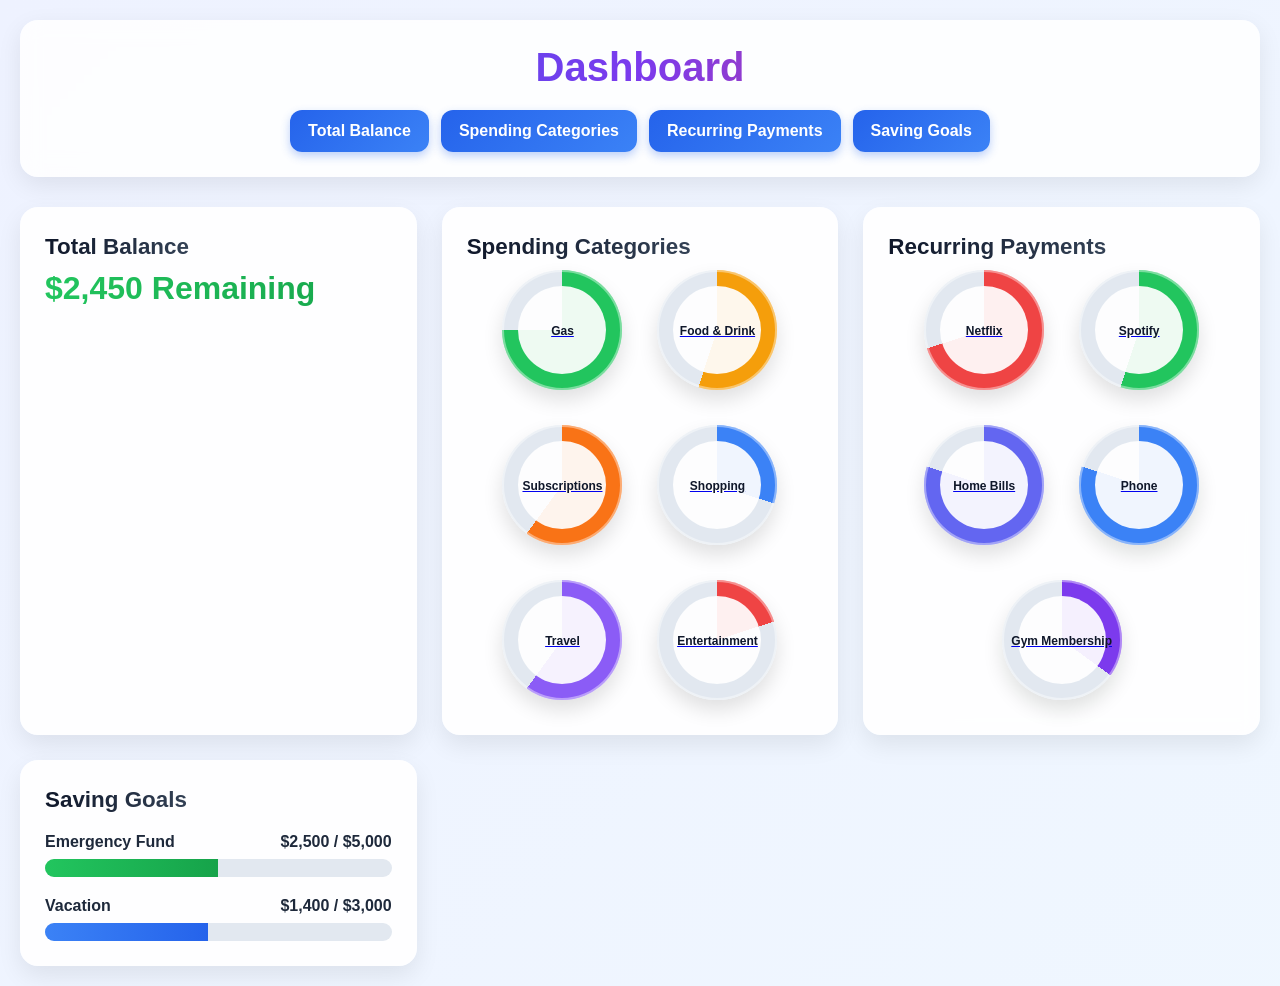
<file: cse-199/index.html>
<!DOCTYPE html>
<html lang="en">
<head>
    <meta charset="UTF-8">
    <meta name="viewport" content="width=device-width, initial-scale=1.0">
    <title>Budgeting</title>
    <link rel="stylesheet" href="styles.css">
</head>
<body>
    <header>
        <h1>Dashboard</h1>
        <nav>
            <ul>
                <li><a href="balance.html">Total Balance</a></li>
                <li><a href="categories.html">Spending Categories</a></li>
                <li><a href="recurring.html">Recurring Payments</a></li>
                <li><a href="savings.html">Saving Goals</a></li>
            </ul>
        </nav>
    </header>

    <main>
        <div class="section">
            <h2><a href="balance.html">Total Balance</a></h2>
            <h3>$2,450 Remaining</h3>
        </div>
        <div class="section">
            <h2><a href="categories.html">Spending Categories</a></h2>
            <ul>
                <li class="circle gas">
                    <a href="categories.html"><span>Gas</span></a>
                </li>
                <li class="circle food">
                    <a href="categories.html"><span>Food & Drink</span></a>
                </li>
                <li class="circle subscriptions">
                    <a href="categories.html"><span>Subscriptions</span></a>
                </li>
                <li class="circle shopping">
                    <a href="categories.html"><span>Shopping</span></a>
                </li>
                <li class="circle travel">
                    <a href="categories.html"><span>Travel</span></a>
                </li>
                <li class="circle entertainment">
                    <a href="categories.html"><span>Entertainment</span></a>
                </li>
            </ul>
        </div>
        <div class="section">
            <h2><a href="recurring.html">Recurring Payments</a></h2>
            <ul>
                <li class="circle netflix">
                    <a href="recurring.html"><span>Netflix</span></a>
                </li>
                <li class="circle spotify">
                    <a href="recurring.html"><span>Spotify</span></a>
                </li>
                <li class="circle bills">
                    <a href="recurring.html"><span>Home Bills</span></a>
                </li>
                <li class="circle phone">
                    <a href="recurring.html"><span>Phone</span></a>
                </li>
                <li class="circle gym">
                    <a href="recurring.html"><span>Gym Membership</span></a>
                </li>
            </ul>
        </div>
        <div class="section">
            <h2><a href="savings.html">Saving Goals</a></h2>

            <div class="goal">
                <div class="goal-info">
                    <span>Emergency Fund</span>
                    <span>$2,500 / $5,000</span>
                </div>

                <div class="goal-bar">
                    <div class="goal-progress"></div>
                </div>
            </div>

            <div class="goal">
                <div class="goal-info">
                    <span>Vacation</span>
                    <span>$1,400 / $3,000</span>
                </div>

                <div class="goal-bar">
                    <div class="goal-progress vacation-progress"></div>
                </div>
            </div>
        </div>
    </main>
</body>
</html>
</file>
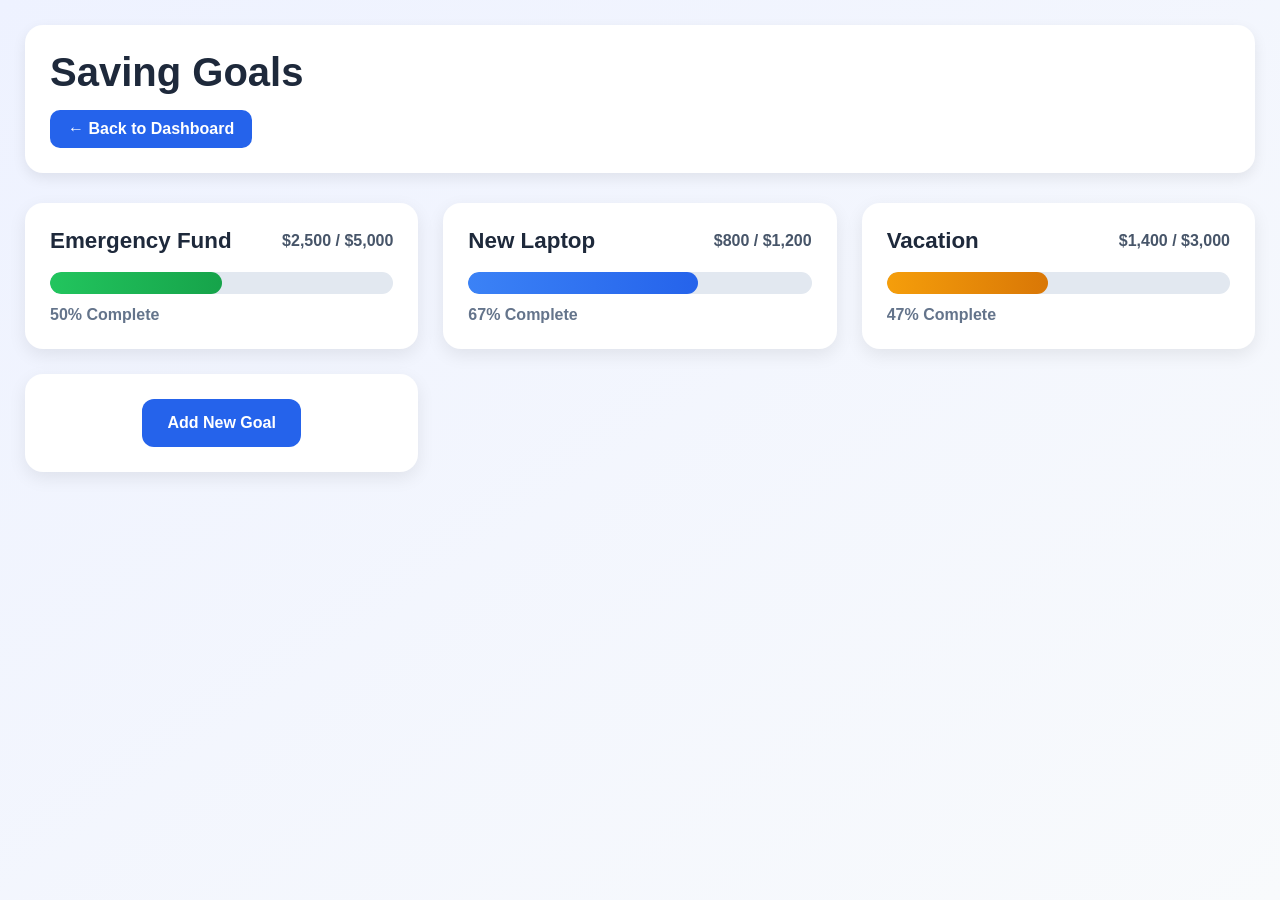
<file: cse-199/savings.html>
<!DOCTYPE html>
<html lang="en">
<head>
    <meta charset="UTF-8">
    <meta name="viewport" content="width=device-width, initial-scale=1.0">
    <title>Saving Goals</title>
    <link rel="stylesheet" href="savings.css">
</head>
<body>

    <header>
        <h1>Saving Goals</h1>

        <nav>
            <a href="index.html">← Back to Dashboard</a>
        </nav>
    </header>

    <main>

        <section class="goal-card">
            <div class="goal-top">
                <h2>Emergency Fund</h2>
                <p>$2,500 / $5,000</p>
            </div>

            <div class="progress-bar">
                <div class="progress emergency"></div>
            </div>

            <p class="goal-percent">50% Complete</p>
        </section>

        <section class="goal-card">
            <div class="goal-top">
                <h2>New Laptop</h2>
                <p>$800 / $1,200</p>
            </div>

            <div class="progress-bar">
                <div class="progress laptop"></div>
            </div>

            <p class="goal-percent">67% Complete</p>
        </section>

        <section class="goal-card">
            <div class="goal-top">
                <h2>Vacation</h2>
                <p>$1,400 / $3,000</p>
            </div>

            <div class="progress-bar">
                <div class="progress vacation"></div>
            </div>

            <p class="goal-percent">47% Complete</p>
        </section>

        <section class="goal-card add-goal">
            <button>Add New Goal</button>
        </section>

    </main>

</body>
</html>
</file>
<file: cse-199/styles.css>
/* =========================
   GLOBAL
========================= */

* {
    margin: 0;
    padding: 0;
    box-sizing: border-box;
}

body {
    font-family: Arial, Helvetica, sans-serif;

    background: linear-gradient(135deg, #eef2ff, #f0f9ff, #fdf2f8);
    background-size: 300% 300%;
    animation: bgShift 12s ease infinite;

    color: #1e293b;
    min-height: 100vh;
    padding: 20px;
}

/* subtle animated background */
@keyframes bgShift {
    0% { background-position: 0% 50%; }
    50% { background-position: 100% 50%; }
    100% { background-position: 0% 50%; }
}

/* =========================
   HEADER
========================= */

header {
    background: rgba(255, 255, 255, 0.85);
    backdrop-filter: blur(10px);

    padding: 25px;
    border-radius: 18px;

    box-shadow: 0 8px 24px rgba(0,0,0,0.08);
    margin-bottom: 30px;
}

header h1 {
    text-align: center;
    font-size: 2.5rem;
    margin-bottom: 20px;

    background: linear-gradient(90deg, #2563eb, #7c3aed, #ef4444);
    background-clip: text;
    color: transparent;
}

/* =========================
   NAVIGATION
========================= */

nav ul {
    display: flex;
    justify-content: center;
    flex-wrap: wrap;
    gap: 12px;
}

nav li {
    list-style: none;
}

nav a {
    text-decoration: none;

    background: linear-gradient(135deg, #2563eb, #3b82f6);
    color: white;

    padding: 12px 18px;
    border-radius: 12px;

    font-weight: bold;

    transition: all 0.25s ease;
    display: inline-block;

    box-shadow: 0 4px 10px rgba(37, 99, 235, 0.3);
}

nav a:hover {
    transform: translateY(-3px) scale(1.03);
    box-shadow: 0 10px 20px rgba(37, 99, 235, 0.35);
}

/* =========================
   MAIN GRID
========================= */

main {
    display: grid;
    grid-template-columns: repeat(auto-fit, minmax(320px, 1fr));
    gap: 25px;
}

/* =========================
   CARDS
========================= */

.section {
    background: rgba(255, 255, 255, 0.9);
    backdrop-filter: blur(10px);

    border-radius: 18px;
    padding: 25px;

    box-shadow: 0 10px 25px rgba(0,0,0,0.08);

    transition: all 0.3s ease;
}

.section:hover {
    transform: translateY(-5px);
    box-shadow: 0 18px 40px rgba(0,0,0,0.12);
}

.section h2 a {
    text-decoration: none;
    font-size: 1.4rem;

    background: linear-gradient(90deg, #0f172a, #334155);
    background-clip: text;
    color: transparent;
}

.section h3 {
    font-size: 2rem;
    margin-top: 10px;

    background: linear-gradient(90deg, #22c55e, #16a34a);
    background-clip: text;
    color: transparent;
}

/* =========================
   CATEGORY LIST / CIRCLES
========================= */

.section ul {
    display: flex;
    flex-wrap: wrap;
    gap: 15px;
    justify-content: center;
}

.section ul li {
    list-style: none;
}

/* base circle */
.circle {
    position: relative;

    width: 120px;
    height: 120px;

    border-radius: 50%;

    display: flex;
    align-items: center;
    justify-content: center;

    margin: 10px;

    cursor: pointer;

    box-shadow:
        0 10px 20px rgba(0,0,0,0.12),
        inset 0 0 0 2px rgba(255,255,255,0.4);

    transition: transform 0.25s ease, box-shadow 0.25s ease;
}

.circle:hover {
    transform: scale(1.06);
}

/* inner cutout */
.circle::before {
    content: "";

    position: absolute;
    width: 88px;
    height: 88px;

    background: rgba(255,255,255,0.92);
    border-radius: 50%;

    z-index: 1;
}

/* text */
.circle span {
    position: relative;
    z-index: 2;

    font-size: 12px;
    font-weight: 700;

    text-align: center;
    max-width: 85px;
    line-height: 1.2;

    color: #0f172a;
}

/* =========================
   CATEGORY COLORS
========================= */

.gas {
    background: conic-gradient(#22c55e 0% 75%, #e2e8f0 75%);
}

.food {
    background: conic-gradient(#f59e0b 0% 55%, #e2e8f0 55%);
}

.shopping {
    background: conic-gradient(#3b82f6 0% 30%, #e2e8f0 30%);
}

.travel {
    background: conic-gradient(#8b5cf6 0% 60%, #e2e8f0 60%);
}

.entertainment {
    background: conic-gradient(#ef4444 0% 20%, #e2e8f0 20%);
}

/* =========================
   RECURRING
========================= */

.netflix {
    background: conic-gradient(#ef4444 0% 70%, #e2e8f0 70%);
}

.spotify {
    background: conic-gradient(#22c55e 0% 55%, #e2e8f0 55%);
}

.phone {
    background: conic-gradient(#3b82f6 0% 80%, #e2e8f0 80%);
}

.gym {
    background: conic-gradient(#7c3aed 0% 35%, #e2e8f0 35%);
}

.bills {
    background: conic-gradient(#6366f1 0% 80%, #e2e8f0 80%);
}

.subscriptions {
    background: conic-gradient(#f97316 0% 60%, #e2e8f0 60%);
}

/* =========================
   SAVINGS BARS
========================= */

.goal {
    margin-top: 20px;
}

.goal-info {
    display: flex;
    justify-content: space-between;
    margin-bottom: 8px;
    font-weight: bold;
}

.goal-bar {
    width: 100%;
    height: 18px;

    background: #e2e8f0;
    border-radius: 999px;

    overflow: hidden;
}

.goal-progress {
    width: 50%;
    height: 100%;

    background: linear-gradient(90deg, #22c55e, #16a34a);
}

.vacation-progress {
    width: 47%;
    background: linear-gradient(90deg, #3b82f6, #2563eb);
}

/* =========================
   MOBILE
========================= */

@media screen and (max-width: 700px) {

    header h1 {
        font-size: 2rem;
    }

    nav ul {
        flex-direction: column;
        align-items: center;
    }

    nav a {
        width: 220px;
        text-align: center;
    }
}
</file>
<file: cse-199/savings.css>
/* ===== GLOBAL ===== */

* {
    margin: 0;
    padding: 0;
    box-sizing: border-box;
}

body {
    font-family: Arial, Helvetica, sans-serif;
    background: linear-gradient(to bottom right, #eef2ff, #f8fafc);
    min-height: 100vh;
    padding: 25px;
    color: #1e293b;
}

/* ===== HEADER ===== */

header {
    background-color: white;
    padding: 25px;
    border-radius: 18px;
    margin-bottom: 30px;
    box-shadow: 0 5px 14px rgba(0,0,0,0.08);
}

header h1 {
    font-size: 2.5rem;
    margin-bottom: 15px;
}

nav a {
    text-decoration: none;
    color: white;
    background-color: #2563eb;
    padding: 10px 18px;
    border-radius: 10px;
    font-weight: bold;
    display: inline-block;
    transition: 0.3s ease;
}

nav a:hover {
    background-color: #1d4ed8;
}

/* ===== MAIN LAYOUT ===== */

main {
    display: grid;
    grid-template-columns: repeat(auto-fit, minmax(320px, 1fr));
    gap: 25px;
}

/* ===== GOAL CARDS ===== */

.goal-card {
    background-color: white;
    padding: 25px;
    border-radius: 18px;
    box-shadow: 0 6px 18px rgba(0,0,0,0.08);
    transition: 0.3s ease;
}

.goal-card:hover {
    transform: translateY(-5px);
}

.goal-top {
    display: flex;
    justify-content: space-between;
    align-items: center;
    margin-bottom: 18px;
}

.goal-top h2 {
    font-size: 1.4rem;
}

.goal-top p {
    font-weight: bold;
    color: #475569;
}

/* ===== PROGRESS BAR ===== */

.progress-bar {
    width: 100%;
    height: 22px;
    background-color: #e2e8f0;
    border-radius: 999px;
    overflow: hidden;
    margin-bottom: 12px;
}

.progress {
    height: 100%;
    border-radius: 999px;
}

/* Different progress colors */

.emergency {
    width: 50%;
    background: linear-gradient(to right, #22c55e, #16a34a);
}

.laptop {
    width: 67%;
    background: linear-gradient(to right, #3b82f6, #2563eb);
}

.vacation {
    width: 47%;
    background: linear-gradient(to right, #f59e0b, #d97706);
}

.goal-percent {
    font-weight: bold;
    color: #64748b;
}

/* ===== ADD GOAL CARD ===== */

.add-goal {
    display: flex;
    justify-content: center;
    align-items: center;
}

.add-goal button {
    padding: 15px 25px;
    border: none;
    border-radius: 12px;
    background-color: #2563eb;
    color: white;
    font-size: 1rem;
    font-weight: bold;
    cursor: pointer;
    transition: 0.3s ease;
}

.add-goal button:hover {
    background-color: #1d4ed8;
    transform: scale(1.05);
}

/* ===== MOBILE ===== */

@media screen and (max-width: 700px) {

    header h1 {
        font-size: 2rem;
    }

    .goal-top {
        flex-direction: column;
        align-items: flex-start;
        gap: 8px;
    }
}
</file>
